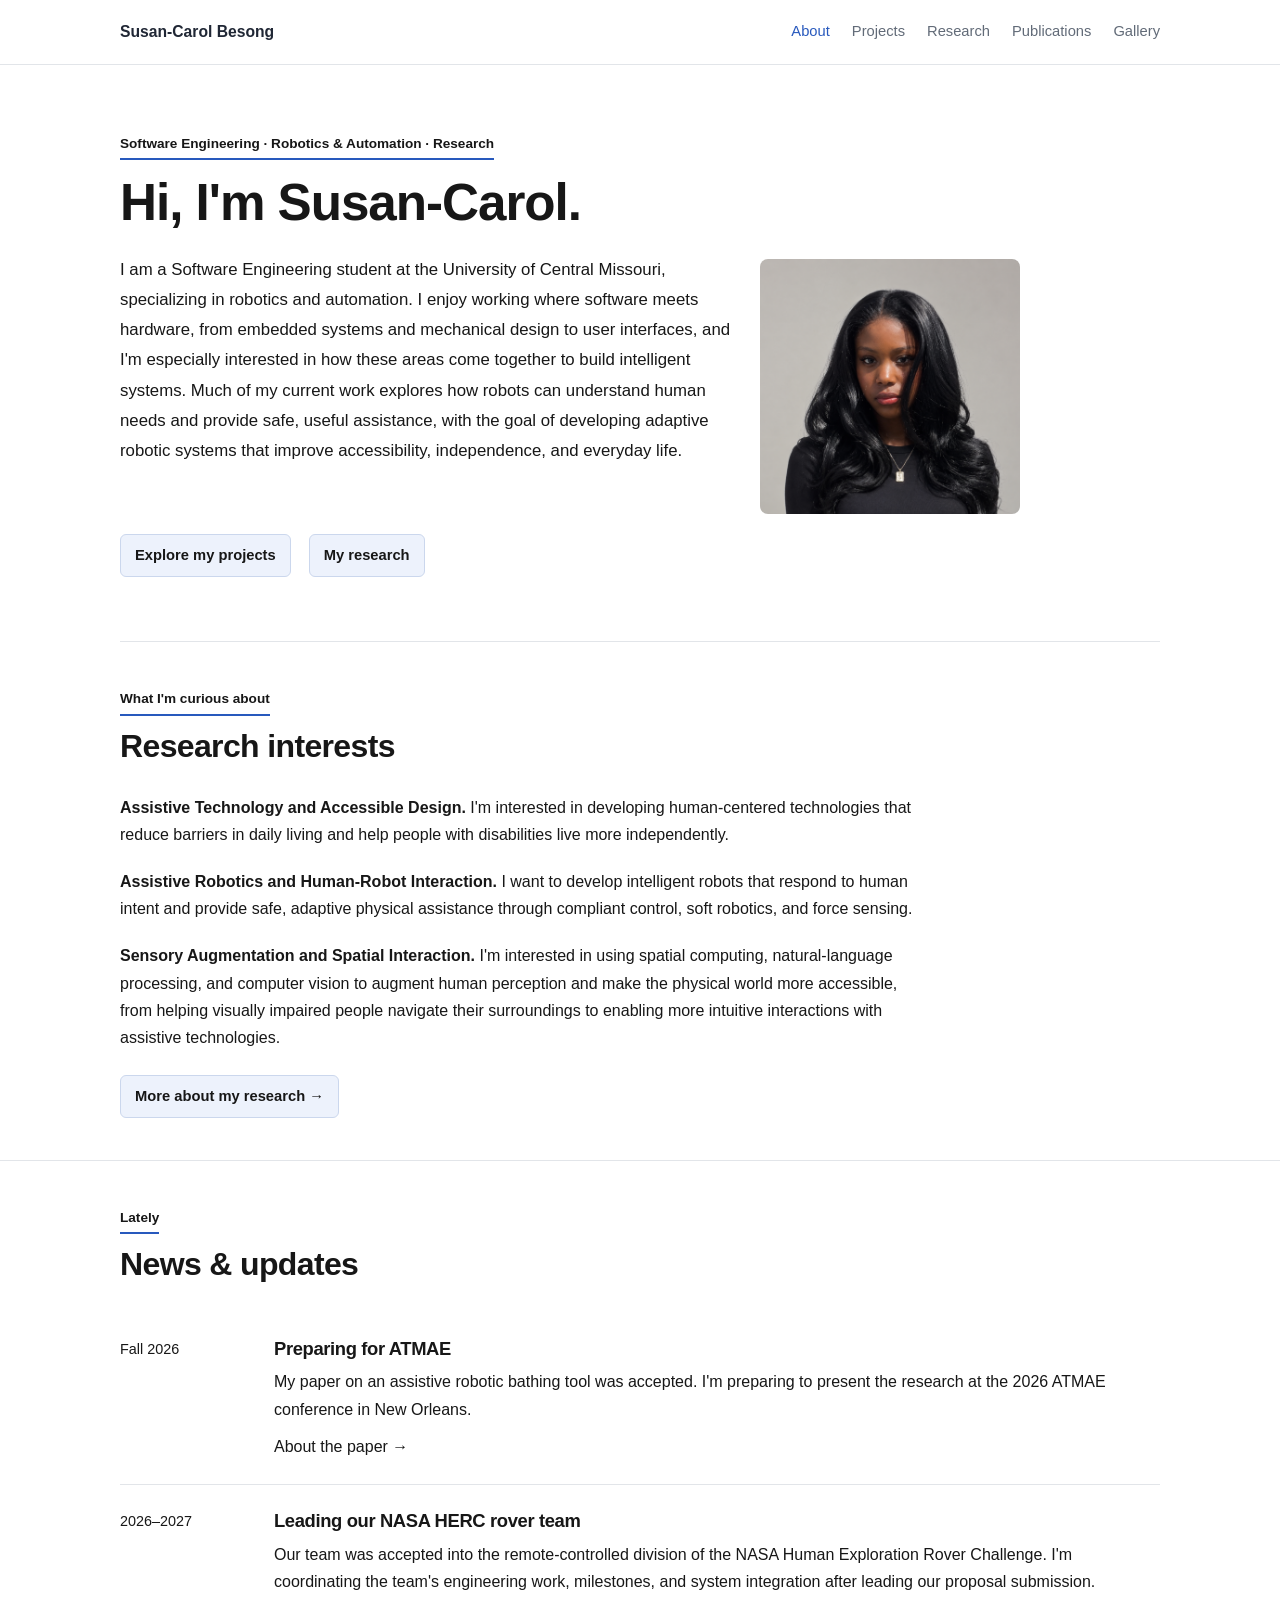
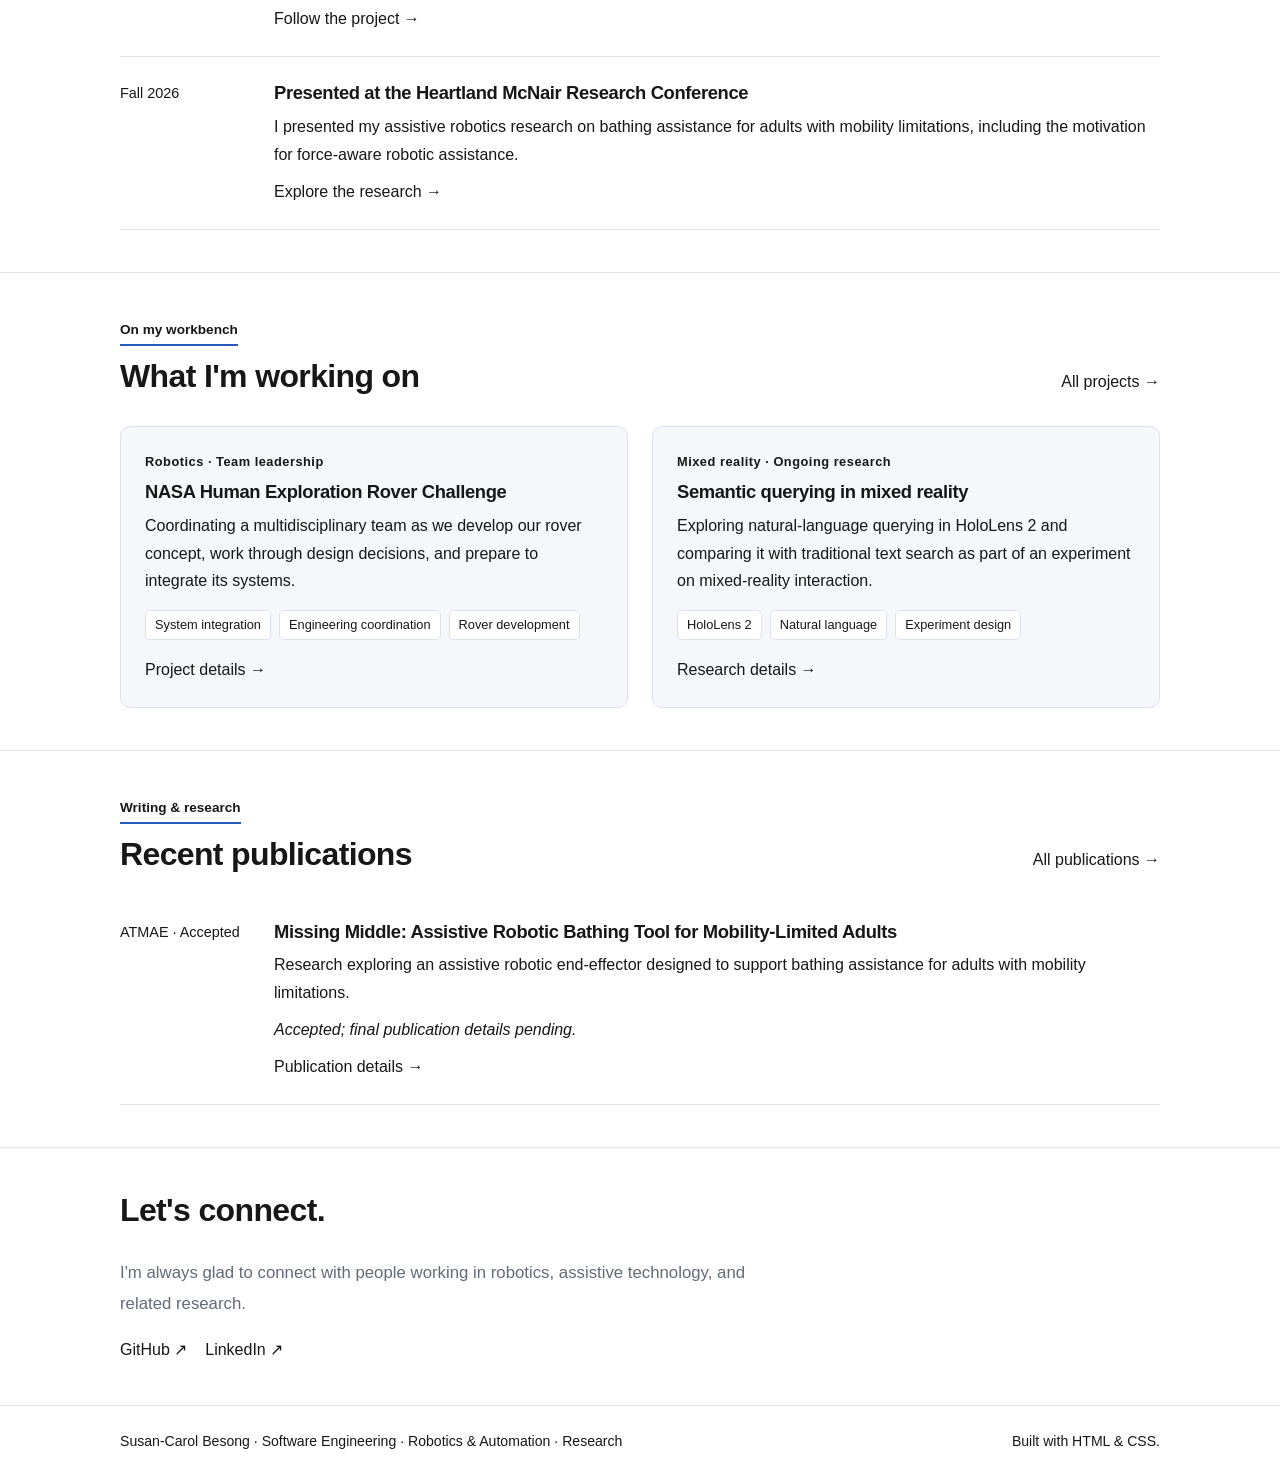
<file: index.html>
<!DOCTYPE html>
<html lang="en">
<head>
  <meta charset="UTF-8">
  <meta name="viewport" content="width=device-width, initial-scale=1.0">
  <meta
    name="description"
    content="Susan-Carol Besong's portfolio of robotics projects, assistive technology research, and software engineering."
  >
  <title>About | Susan-Carol Besong</title>
  <link rel="stylesheet" href="style.css">
</head>

<body>
  <header class="site-header">
    <nav class="navbar container" aria-label="Main navigation">
      <a class="brand" href="index.html">Susan-Carol Besong</a>

      <ul class="nav-links">
        <li><a href="index.html" aria-current="page">About</a></li>
        <li><a href="projects.html">Projects</a></li>
        <li><a href="research.html">Research</a></li>
        <li><a href="publications.html">Publications</a></li>
        <li><a href="gallery.html">Gallery</a></li>
      </ul>
    </nav>
  </header>

  <main>
    <!-- About -->
    <section class="hero container" id="about">
      <div class="hero-copy">
        <p class="section-label">
          Software Engineering · Robotics &amp; Automation · Research
        </p>

        <h1>Hi, I'm Susan-Carol.</h1>

        <img
          class="about-photo"
          src="assets/Headshot.png"
          alt="Portrait of Susan-Carol Besong"
          width="300"
          height="375"
        >

        <p class="lead">
          I am a Software Engineering student at the University of 
          Central Missouri, specializing in robotics and automation.
          I enjoy working where software meets hardware, from embedded 
          systems and mechanical design to user interfaces, and I'm 
          especially interested in how these areas come together to build 
          intelligent systems. Much of my current work explores how robots 
          can understand human needs and provide safe, useful assistance, 
          with the goal of developing adaptive robotic systems that improve 
          accessibility, independence, and everyday life.
        </p>

        <div class="hero-actions">
          <a class="button" href="projects.html">Explore my projects</a>
          <a class="button button-secondary" href="research.html">
            My research
          </a>
        </div>
      </div>
    </section>

    <!-- Research interests -->
    <section class="page-section" id="interests">
      <div class="container">
        <p class="section-label">What I'm curious about</p>
        <h2>Research interests</h2>

        <div class="interest-list">
          <p>
            <strong>Assistive Technology and Accessible Design.</strong>
            I'm interested in developing human-centered technologies that
            reduce barriers in daily living and help people with disabilities
            live more independently.
          </p>

          <p>
            <strong>Assistive Robotics and Human-Robot Interaction.</strong>
            I want to develop intelligent robots that respond to human intent
            and provide safe, adaptive physical assistance through compliant
            control, soft robotics, and force sensing.
          </p>

          <p>
            <strong>Sensory Augmentation and Spatial Interaction.</strong>
            I'm interested in using spatial computing, natural-language
            processing, and computer vision to augment human perception and
            make the physical world more accessible, from helping visually
            impaired people navigate their surroundings to enabling more
            intuitive interactions with assistive technologies.
          </p>
        </div>

        <a class="button" href="research.html">More about my research →</a>
      </div>
    </section>

    <!-- News and updates -->
    <section class="page-section" id="updates">
      <div class="container">
        <p class="section-label">Lately</p>
        <h2>News &amp; updates</h2>

        <div class="entry-list">
          <article class="entry">
            <div class="entry-date">Fall 2026</div>
            <div>
              <h3>Preparing for ATMAE</h3>
              <p>
                My paper on an assistive robotic bathing tool was accepted.
                I'm preparing to present the research at the 2026 ATMAE
                conference in New Orleans.
              </p>
              <a href="publications.html">About the paper →</a>
            </div>
          </article>

          <article class="entry">
            <div class="entry-date">2026–2027</div>
            <div>
              <h3>Leading our NASA HERC rover team</h3>
              <p>
                Our team was accepted into the remote-controlled division
                of the NASA Human Exploration Rover Challenge. I'm
                coordinating the team's engineering work, milestones,
                and system integration after leading our proposal submission.
              </p>
              <a href="projects.html">Follow the project →</a>
            </div>
          </article>

          <article class="entry">
            <div class="entry-date">Fall 2026</div>
            <div>
              <h3>Presented at the Heartland McNair Research Conference</h3>
              <p>
                I presented my assistive robotics research on bathing
                assistance for adults with mobility limitations, including
                the motivation for force-aware robotic assistance.
              </p>
              <a href="research.html">Explore the research →</a>
            </div>
          </article>
        </div>
      </div>
    </section>

    <!-- Current work -->
    <section class="page-section" id="work">
      <div class="container">
        <p class="section-label">On my workbench</p>

        <div class="section-title-row">
          <h2>What I'm working on</h2>
          <a href="projects.html">All projects →</a>
        </div>

        <div class="card-grid">
          <article class="card">
            <p class="card-meta">Robotics · Team leadership</p>
            <h3>NASA Human Exploration Rover Challenge</h3>
            <p>
              Coordinating a multidisciplinary team as we develop
              our rover concept, work through design decisions, and
              prepare to integrate its systems.
            </p>
            <ul class="tag-list">
              <li>System integration</li>
              <li>Engineering coordination</li>
              <li>Rover development</li>
            </ul>
            <a href="projects.html">Project details →</a>
          </article>

          <article class="card">
            <p class="card-meta">Mixed reality · Ongoing research</p>
            <h3>Semantic querying in mixed reality</h3>
            <p>
              Exploring natural-language querying in HoloLens 2 and
              comparing it with traditional text search as part of
              an experiment on mixed-reality interaction.
            </p>
            <ul class="tag-list">
              <li>HoloLens 2</li>
              <li>Natural language</li>
              <li>Experiment design</li>
            </ul>
            <a href="research.html">Research details →</a>
          </article>
        </div>
      </div>
    </section>

    <!-- Recent publications -->
    <section class="page-section" id="publications">
      <div class="container">
        <p class="section-label">Writing &amp; research</p>

        <div class="section-title-row">
          <h2>Recent publications</h2>
          <a href="publications.html">All publications →</a>
        </div>

        <div class="entry-list">
          <article class="entry">
            <div class="entry-date">ATMAE · Accepted</div>
            <div>
              <h3>
                Missing Middle: Assistive Robotic Bathing Tool for
                Mobility-Limited Adults
              </h3>
              <p>
                Research exploring an assistive robotic end-effector
                designed to support bathing assistance for adults
                with mobility limitations.
              </p>
              <p><em>Accepted; final publication details pending.</em></p>
              <a href="publications.html">Publication details →</a>
            </div>
          </article>
        </div>
      </div>
    </section>

    <!-- Contact -->
    <section class="page-section" id="contact">
      <div class="container">      
        <h2>Let's connect.</h2>

        <p class="lead">
          I'm always glad to connect with people working in robotics,
          assistive technology, and related research.
        </p>

        <div class="contact-links">
          <a href="https://github.com/ssncrl"
             target="_blank"
             rel="noopener noreferrer">GitHub ↗</a>
          <a href="https://www.linkedin.com/in/susan-carol-besong/"
             target="_blank"
              rel="noopener noreferrer">LinkedIn ↗</a>
          
        </div>
      </div>
    </section>
  </main>

  <footer class="site-footer">
    <div class="container footer-inner">
      <span>Susan-Carol Besong · Software Engineering · Robotics &amp; Automation · Research </span>
      <span>Built with HTML &amp; CSS.</span>
    </div>
  </footer>
</body>
</html>
</file>
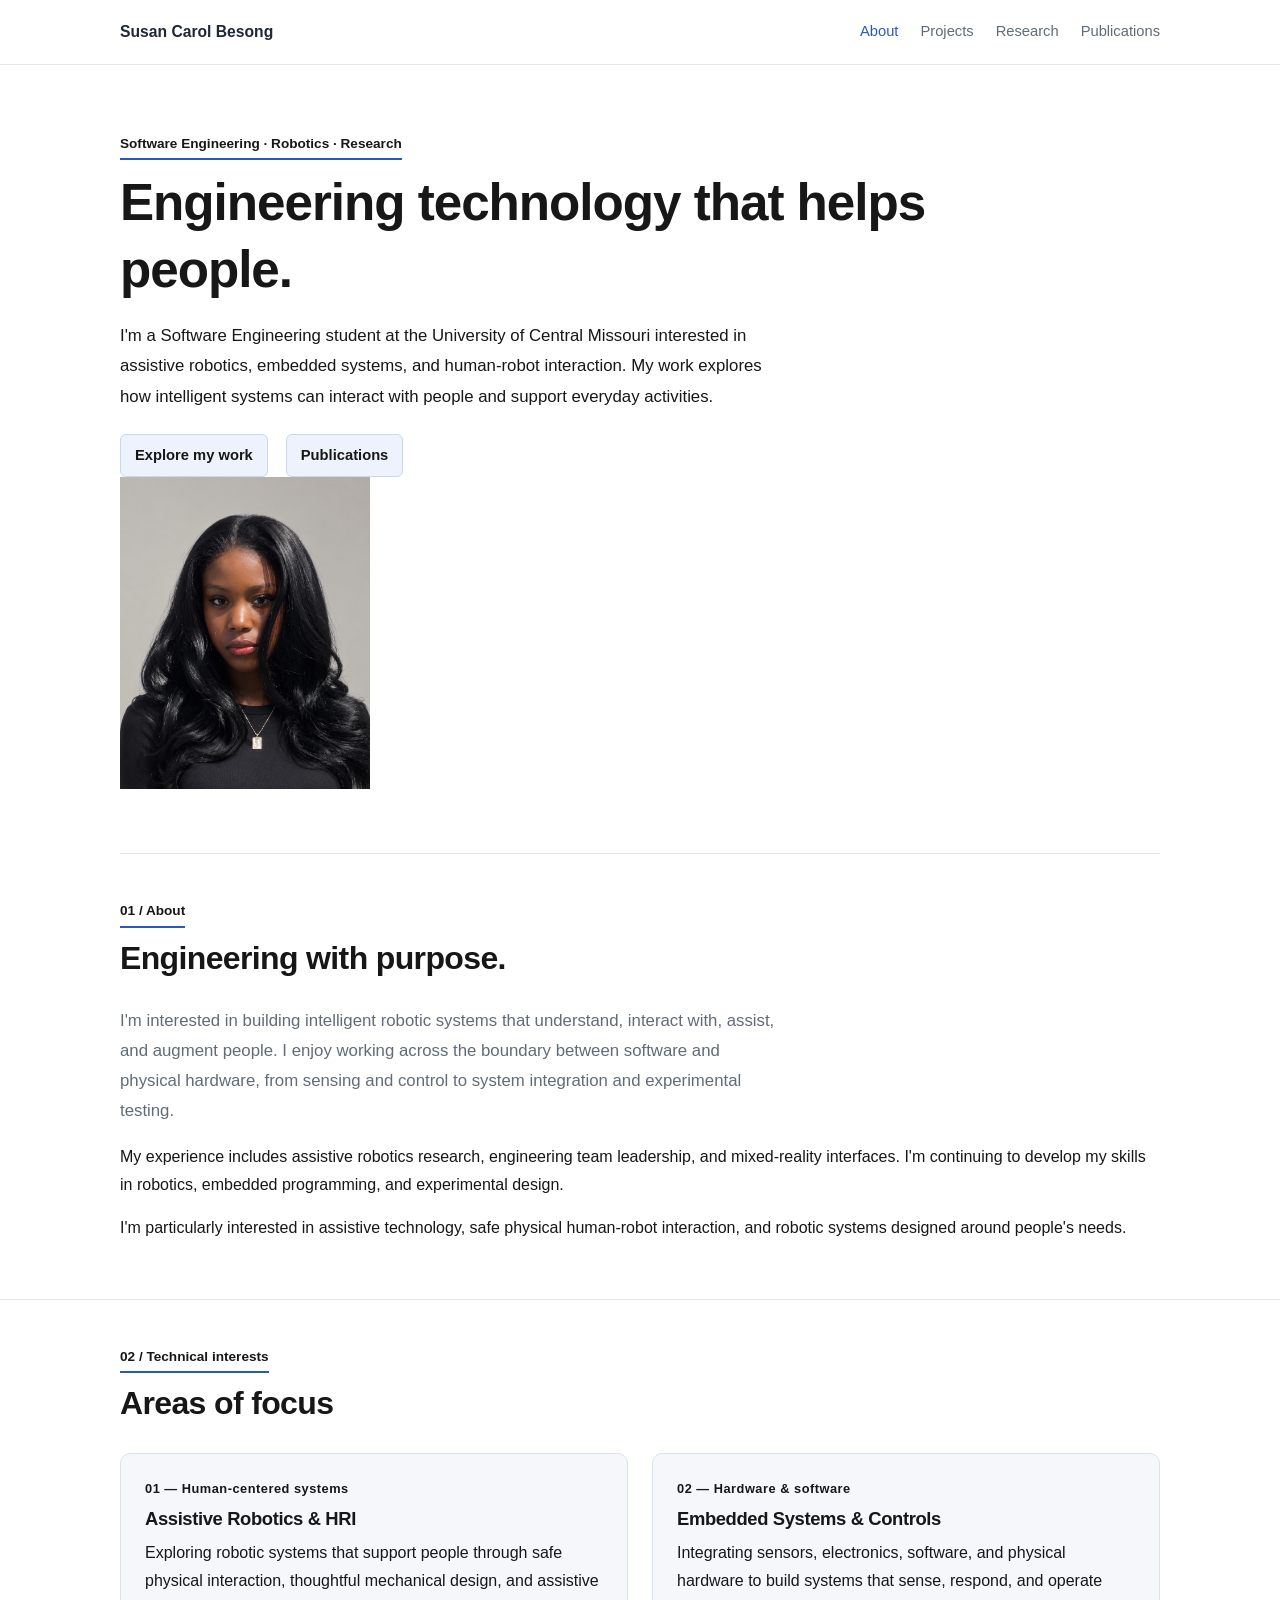
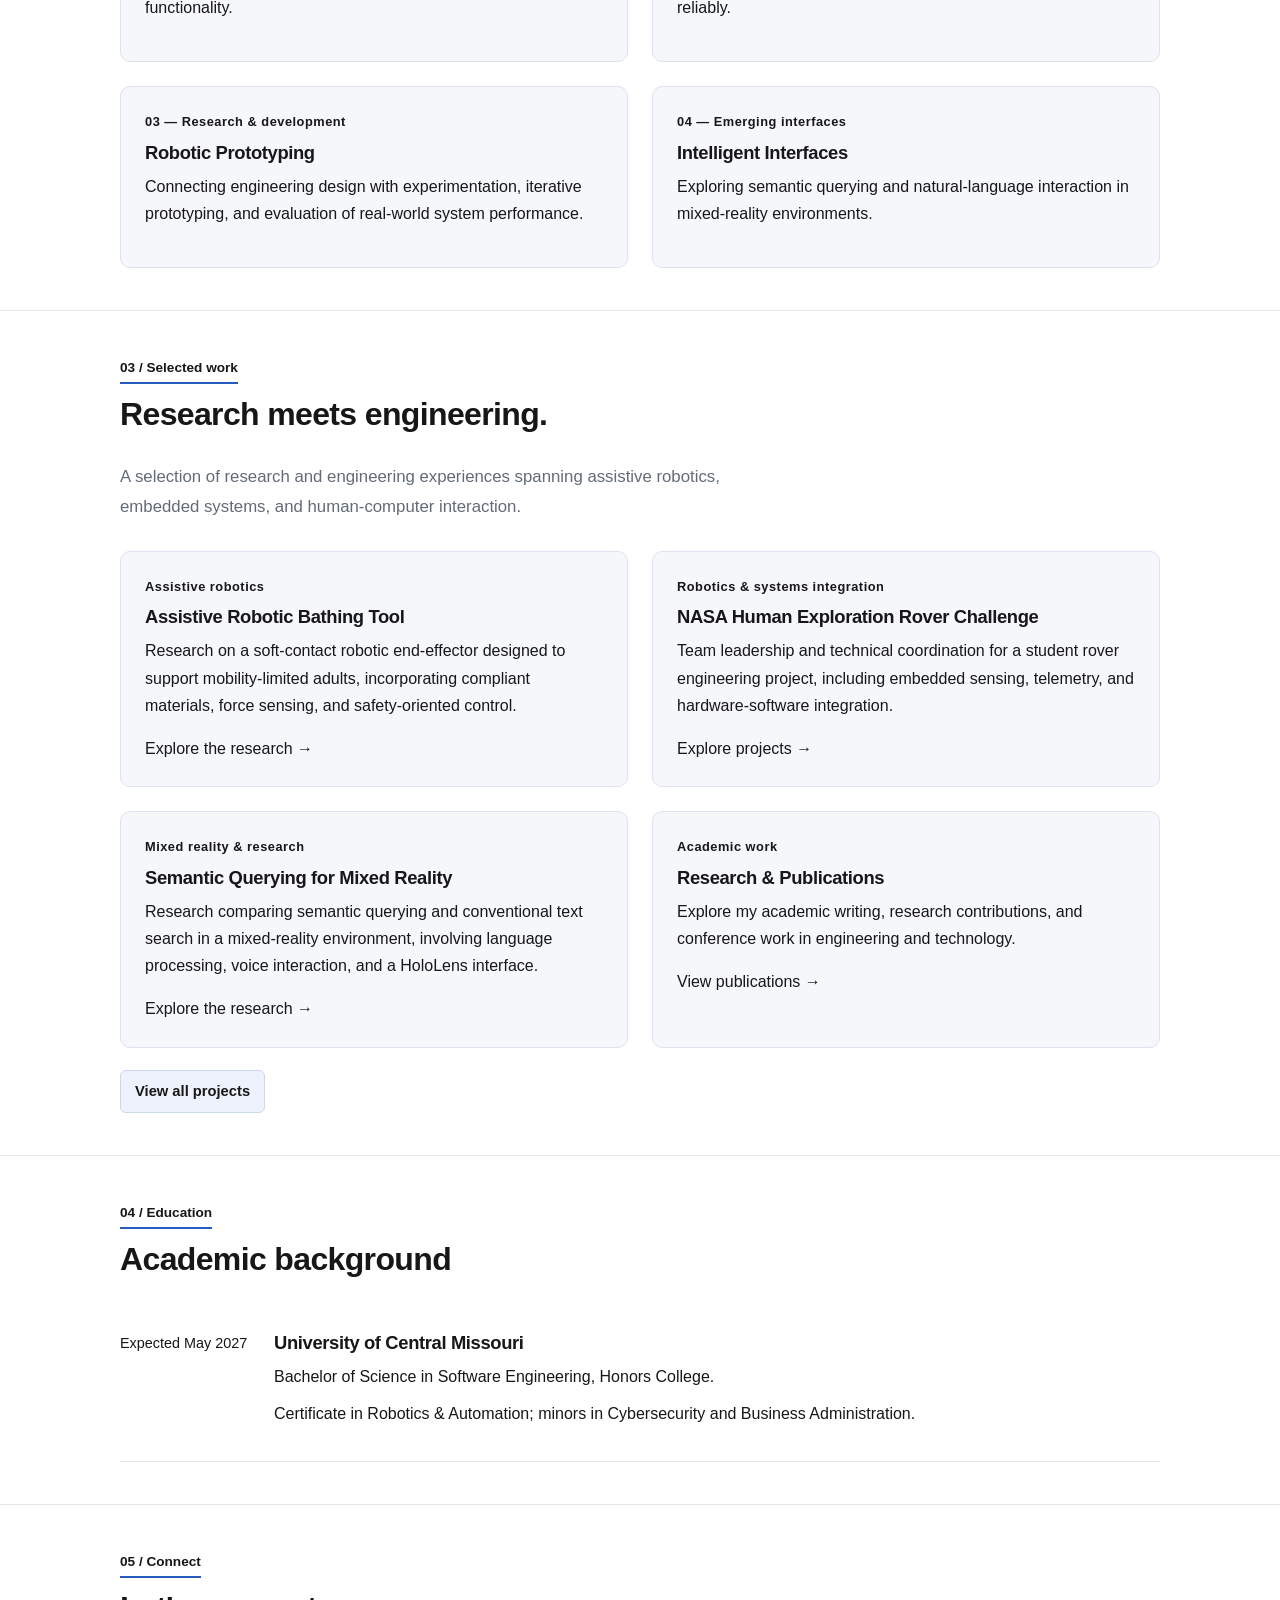
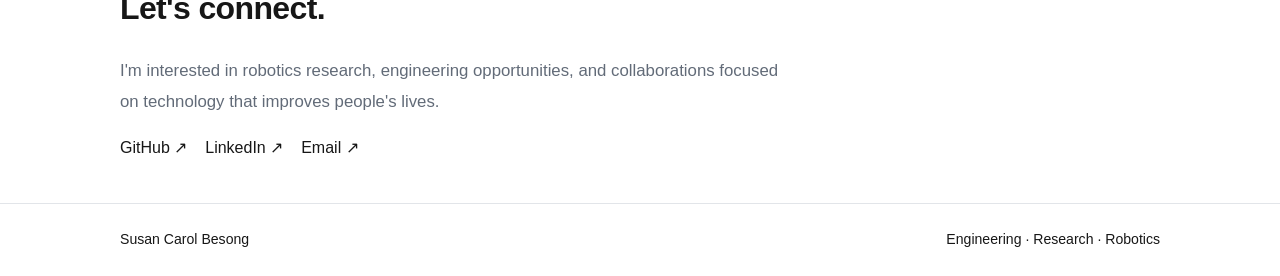
<file: about.html>
<!DOCTYPE html>
<html lang="en">
<head>
  <meta charset="UTF-8">
  <meta name="viewport" content="width=device-width, initial-scale=1.0">

  <meta
    name="description"
    content="Susan Carol Besong's engineering and research portfolio, featuring assistive robotics, embedded systems, and human-robot interaction."
  >

  <title>Susan Carol Besong | Engineering & Research</title>

  <link rel="stylesheet" href="style.css">
</head>

<body>

  <!-- Navigation -->
  <header class="site-header">
    <nav class="navbar container" aria-label="Main navigation">
      <a class="brand" href="index.html">
        Susan Carol Besong
      </a>

      <ul class="nav-links">
        <li>
          <a href="index.html" aria-current="page">About</a>
        </li>
        <li>
          <a href="projects.html">Projects</a>
        </li>
        <li>
          <a href="research.html">Research</a>
        </li>
        <li>
          <a href="publications.html">Publications</a>
        </li>
      </ul>
    </nav>
  </header>

  <main>

    <!-- Introduction -->
    <section class="hero container">
      <div class="hero-copy">

        <p class="section-label">
          Software Engineering · Robotics · Research
        </p>

        <h1>
          Engineering technology that helps people.
        </h1>

        <p class="lead">
          I'm a Software Engineering student at the University
          of Central Missouri interested in assistive robotics,
          embedded systems, and human-robot interaction.
          My work explores how intelligent systems can interact
          with people and support everyday activities.
        </p>

        <div class="hero-actions">
          <a class="button" href="projects.html">
            Explore my work
          </a>

          <a class="button button-secondary" href="publications.html">
            Publications
          </a>
        </div>

      </div>

      <img
        class="hero-image"
        src="assets/Headshot.png"
        alt="Portrait of Susan Carol Besong"
        width="400"
        height="500"
      >
    </section>

    <!-- About -->
    <section class="page-section">
      <div class="container">

        <p class="section-label">01 / About</p>

        <h2>Engineering with purpose.</h2>

        <p class="lead">
          I'm interested in building intelligent robotic systems
          that understand, interact with, assist, and augment people.
          I enjoy working across the boundary between software
          and physical hardware, from sensing and control to
          system integration and experimental testing.
        </p>

        <p>
          My experience includes assistive robotics research,
          engineering team leadership, and mixed-reality
          interfaces. I'm continuing to develop my skills in
          robotics, embedded programming, and experimental design.
        </p>

        <p>
          I'm particularly interested in assistive technology,
          safe physical human-robot interaction, and robotic
          systems designed around people's needs.
        </p>

      </div>
    </section>

    <!-- Areas of interest -->
    <section class="page-section">
      <div class="container">

        <p class="section-label">02 / Technical interests</p>

        <h2>Areas of focus</h2>

        <div class="card-grid">

          <article class="card">
            <p class="card-meta">01 — Human-centered systems</p>
            <h3>Assistive Robotics & HRI</h3>
            <p>
              Exploring robotic systems that support people
              through safe physical interaction, thoughtful
              mechanical design, and assistive functionality.
            </p>
          </article>

          <article class="card">
            <p class="card-meta">02 — Hardware & software</p>
            <h3>Embedded Systems & Controls</h3>
            <p>
              Integrating sensors, electronics, software, and
              physical hardware to build systems that sense,
              respond, and operate reliably.
            </p>
          </article>

          <article class="card">
            <p class="card-meta">03 — Research & development</p>
            <h3>Robotic Prototyping</h3>
            <p>
              Connecting engineering design with experimentation,
              iterative prototyping, and evaluation of
              real-world system performance.
            </p>
          </article>

          <article class="card">
            <p class="card-meta">04 — Emerging interfaces</p>
            <h3>Intelligent Interfaces</h3>
            <p>
              Exploring semantic querying and natural-language
              interaction in mixed-reality environments.
            </p>
          </article>

        </div>
      </div>
    </section>

    <!-- Selected work -->
    <section class="page-section">
      <div class="container">

        <p class="section-label">03 / Selected work</p>

        <h2>Research meets engineering.</h2>

        <p class="lead">
          A selection of research and engineering experiences
          spanning assistive robotics, embedded systems,
          and human-computer interaction.
        </p>

        <div class="card-grid">

          <article class="card">
            <p class="card-meta">Assistive robotics</p>
            <h3>Assistive Robotic Bathing Tool</h3>
            <p>
              Research on a soft-contact robotic end-effector
              designed to support mobility-limited adults,
              incorporating compliant materials, force sensing,
              and safety-oriented control.
            </p>
            <a href="research.html">
              Explore the research &rarr;
            </a>
          </article>

          <article class="card">
            <p class="card-meta">Robotics & systems integration</p>
            <h3>NASA Human Exploration Rover Challenge</h3>
            <p>
              Team leadership and technical coordination for a
              student rover engineering project, including
              embedded sensing, telemetry, and hardware-software
              integration.
            </p>
            <a href="projects.html">
              Explore projects &rarr;
            </a>
          </article>

          <article class="card">
            <p class="card-meta">Mixed reality & research</p>
            <h3>Semantic Querying for Mixed Reality</h3>
            <p>
              Research comparing semantic querying and
              conventional text search in a mixed-reality
              environment, involving language processing,
              voice interaction, and a HoloLens interface.
            </p>
            <a href="research.html">
              Explore the research &rarr;
            </a>
          </article>

          <article class="card">
            <p class="card-meta">Academic work</p>
            <h3>Research & Publications</h3>
            <p>
              Explore my academic writing, research contributions,
              and conference work in engineering and technology.
            </p>
            <a href="publications.html">
              View publications &rarr;
            </a>
          </article>

        </div>

        <div class="hero-actions">
          <a class="button button-secondary" href="projects.html">
            View all projects
          </a>
        </div>

      </div>
    </section>

    <!-- Education -->
    <section class="page-section">
      <div class="container">

        <p class="section-label">04 / Education</p>

        <h2>Academic background</h2>

        <div class="entry-list">

          <article class="entry">
            <div class="entry-date">Expected May 2027</div>

            <div>
              <h3>University of Central Missouri</h3>
              <p>
                Bachelor of Science in Software Engineering,
                Honors College.
              </p>
              <p>
                Certificate in Robotics & Automation;
                minors in Cybersecurity and Business Administration.
              </p>
            </div>
          </article>

        </div>

      </div>
    </section>

    <!-- Contact -->
    <section class="page-section">
      <div class="container">

        <p class="section-label">05 / Connect</p>

        <h2>Let's connect.</h2>

        <p class="lead">
          I'm interested in robotics research, engineering
          opportunities, and collaborations focused on
          technology that improves people's lives.
        </p>

        <div class="contact-links">
          <a href="https://github.com/ssncrl"
             target="_blank"
             rel="noopener noreferrer">
            GitHub ↗
          </a>

          <a href="https://www.linkedin.com/in/susan-carol-b-77b424241/"
             target="_blank"
             rel="noopener noreferrer">
            LinkedIn ↗
          </a>

          <a href="mailto:susancarol.besong.tt@gmail.com">
            Email ↗
          </a>
        </div>

      </div>
    </section>

  </main>

  <!-- Footer -->
  <footer class="site-footer">
    <div class="container footer-inner">
      <span>Susan Carol Besong</span>
      <span>Engineering · Research · Robotics</span>
    </div>
  </footer>

</body>
</html>
</file>
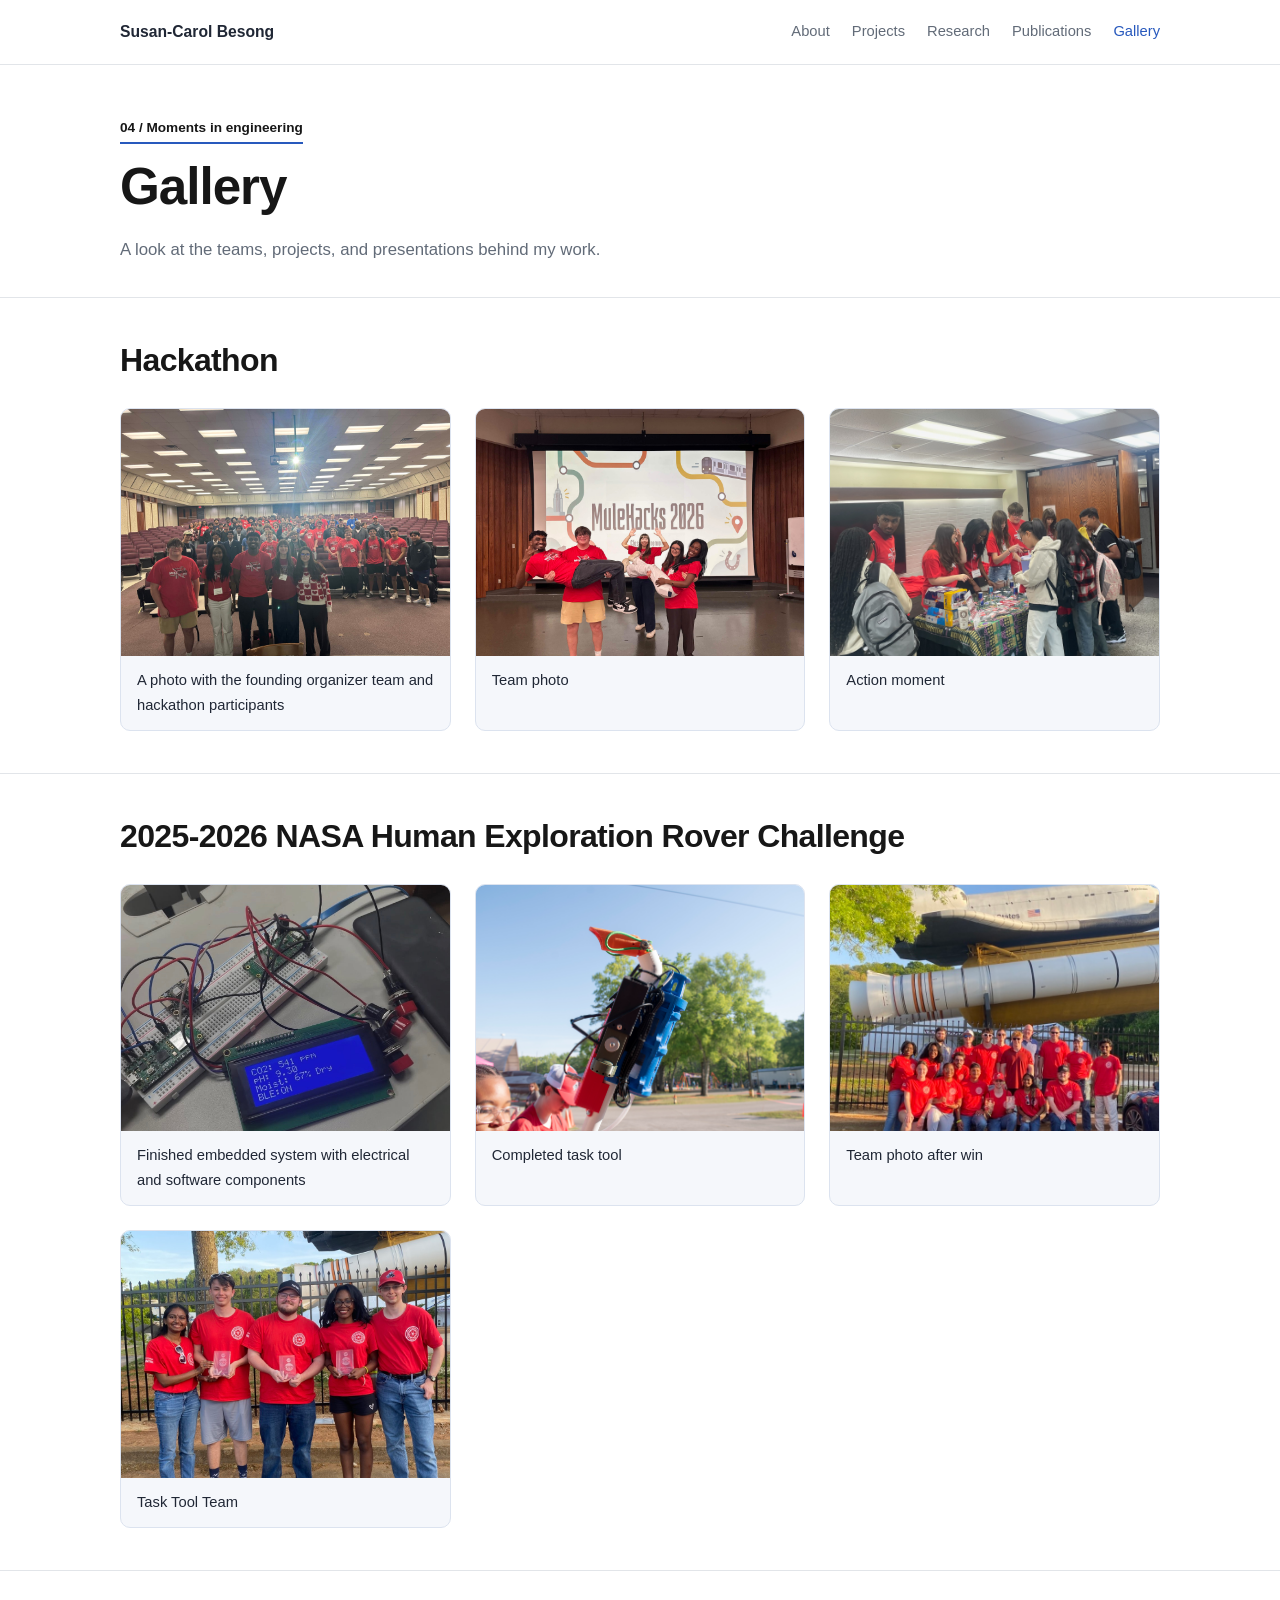
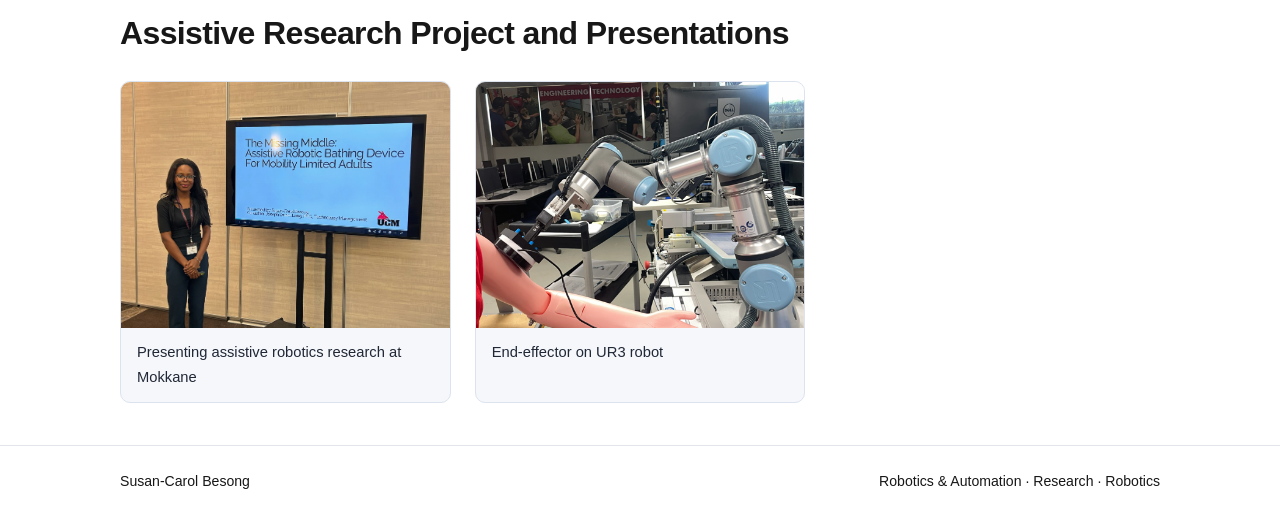
<file: gallery.html>
<!DOCTYPE html>
<html lang="en">
<head>
  <meta charset="UTF-8">
  <meta name="viewport" content="width=device-width, initial-scale=1.0">
  <meta name="description" content="Photos from Susan-Carol Besong's hackathon projects, NASA HERC work, and research presentations.">
  <title>Gallery | Susan-Carol Besong</title>
  <link rel="stylesheet" href="style.css">
</head>
<body>

  <header class="site-header">
    <nav class="navbar container" aria-label="Main navigation">
      <a class="brand" href="index.html">Susan-Carol Besong</a>
      <ul class="nav-links">
        <li><a href="index.html">About</a></li>
        <li><a href="projects.html">Projects</a></li>
        <li><a href="research.html">Research</a></li>
        <li><a href="publications.html">Publications</a></li>
        <li><a href="gallery.html" aria-current="page">Gallery</a></li>
      </ul>
    </nav>
  </header>

  <main>
    <section class="page-heading">
      <div class="container">
        <p class="section-label">04 / Moments in engineering</p>
        <h1>Gallery</h1>
        <p class="lead">
          A look at the teams, projects, and presentations behind my work.
        </p>
      </div>
    </section>

    <section class="page-section">
      <div class="container">
        <h2>Hackathon</h2>
        <div class="gallery-grid">
          <figure class="gallery-item">
            <img src="assets/Hackathon/IMG_0027.jpg" alt="Electronics and prototype components assembled during a hackathon" loading="lazy">
            <figcaption> A photo with the founding organizer team and hackathon participants</figcaption>
          </figure>
          <figure class="gallery-item">
            <img src="assets/Hackathon/IMG_0073.jpg" alt="Hackathon team gathered outside in front of a space shuttle exhibit" loading="lazy">
            <figcaption>Team photo</figcaption>
          </figure>
          <figure class="gallery-item">
            <img src="assets/Hackathon/IMG_8861.jpg" alt="Hackathon teammates celebrating their project" loading="lazy">
            <figcaption>Action moment</figcaption>
          </figure>
        </div>
      </div>
    </section>

    <section class="page-section">
      <div class="container">
        <h2>2025-2026 NASA Human Exploration Rover Challenge</h2>
        <div class="gallery-grid">
          <figure class="gallery-item">
            <img src="assets/HERC/IMG_7600%20(1).jpg" alt="Finished embedded system with electrical and software components" loading="lazy">
            <figcaption> Finished embedded system with electrical and software components</figcaption>
          </figure>
          <figure class="gallery-item">
            <img src="assets\HERC\_DSC0905.jpeg" alt="Completed task tool" loading="lazy">
            <figcaption>Completed task tool</figcaption>
          </figure>
          <figure class="gallery-item">
            <img src="assets/HERC/IMG_3324.JPG" alt="Team photo after winning the HERC competition" loading="lazy">
            <figcaption>Team photo after win</figcaption>
          </figure>
          <figure class="gallery-item">
            <img src="assets/HERC/IMG_3325.JPG" alt="Task tool team" loading="lazy">
            <figcaption>Task Tool Team</figcaption>
          </figure>
        </div>
      </div>
    </section>

    <section class="page-section">
      <div class="container">
        <h2>Assistive Research Project and Presentations</h2>
        <div class="gallery-grid">
          <figure class="gallery-item">
            <img src="assets/Presentation%20Mokanne/IMG_4560.jpg" alt="Presenting research on an assistive robotic bathing device" loading="lazy">
            <figcaption>Presenting assistive robotics research at Mokkane</figcaption>
          </figure>
          <figure class="gallery-item">
            <img src="assets/Presentation%20Mokanne/Screenshot 2026-10-17 161108.png" alt="Presenting research on an assistive robotic bathing device" loading="lazy">
            <figcaption>End-effector on UR3 robot</figcaption>
          </figure>
        </div>
      </div>
    </section>
  </main>

  <footer class="site-footer">
    <div class="container footer-inner">
      <span>Susan-Carol Besong</span>
      <span>Robotics &amp; Automation · Research · Robotics</span>
    </div>
  </footer>

</body>
</html>
</file>
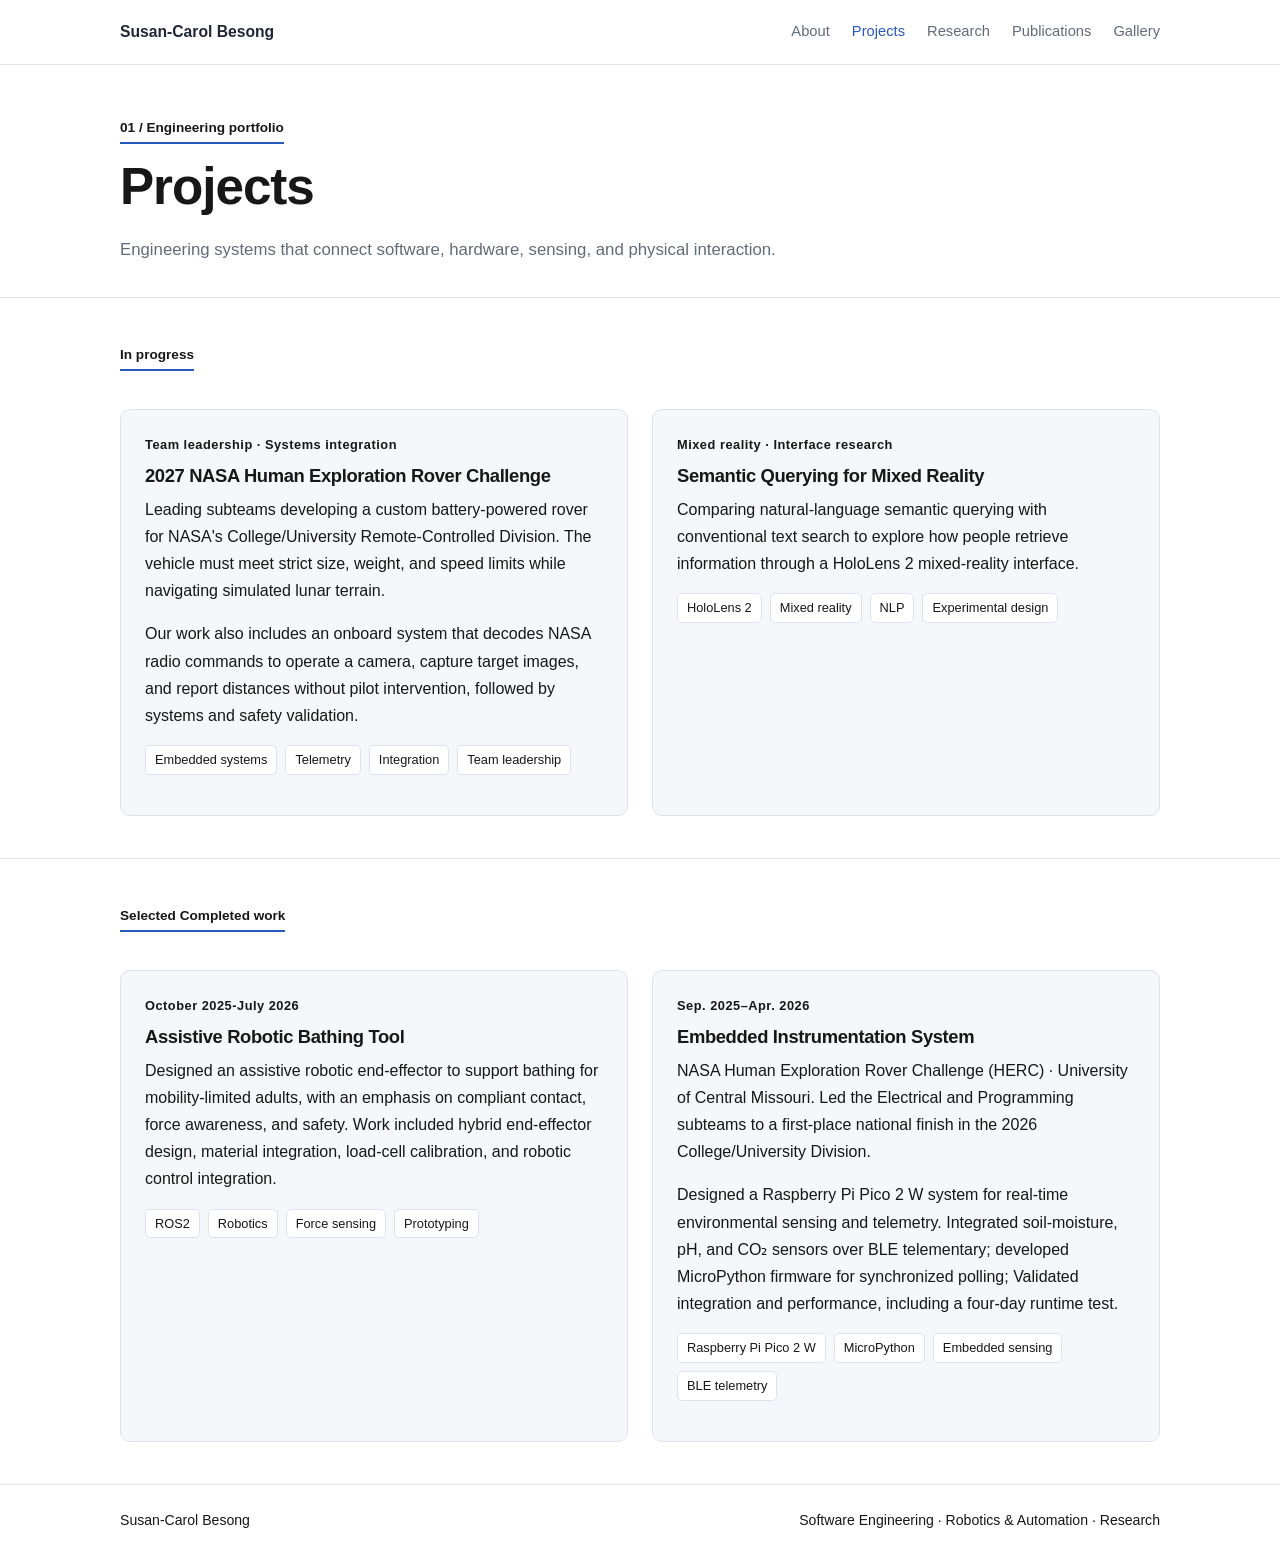
<file: projects.html>
<!DOCTYPE html>
<html lang="en">
<head>
  <meta charset="UTF-8">
  <meta name="viewport" content="width=device-width, initial-scale=1.0">
  <meta name="description" content="Engineering projects by Susan-Carol Besong, including robotics, embedded systems, and hardware-software integration.">
  <title>Projects | Susan-Carol Besong</title>
  <link rel="stylesheet" href="style.css">
</head>
<body>

  <header class="site-header">
    <nav class="navbar container" aria-label="Main navigation">
      <a class="brand" href="index.html">Susan-Carol Besong</a>
      <ul class="nav-links">
        <li><a href="index.html">About</a></li>
        <li><a href="projects.html" aria-current="page">Projects</a></li>
        <li><a href="research.html">Research</a></li>
        <li><a href="publications.html">Publications</a></li>
        <li><a href="gallery.html">Gallery</a></li>
      </ul>
    </nav>
  </header>

  <main>
    <section class="page-heading">
      <div class="container">
        <p class="section-label">01 / Engineering portfolio</p>
        <h1>Projects</h1>
        <p class="lead">
          Engineering systems that connect software, hardware,
          sensing, and physical interaction.
        </p>
      </div>
    </section>

    <section class="page-section">
      <div class="container">
        <p class="section-label">In progress</p>

        <div class="card-grid">

          <article class="card">
            <p class="card-meta">Team leadership · Systems integration</p>
            <h3>2027 NASA Human Exploration Rover Challenge</h3>
            <p>
              Leading subteams developing a custom battery-powered rover for
              NASA's College/University Remote-Controlled Division. The
              vehicle must meet strict size, weight, and speed limits while
              navigating simulated lunar terrain.
            </p>
            <p>
              Our work also includes an onboard system that decodes NASA radio
              commands to operate a camera, capture target images, and report
              distances without pilot intervention, followed by systems and
              safety validation.
            </p>
            <ul class="tag-list">
              <li>Embedded systems</li>
              <li>Telemetry</li>
              <li>Integration</li>
              <li>Team leadership</li>
            </ul>
          </article>

          <article class="card">
            <p class="card-meta">Mixed reality · Interface research</p>
            <h3>Semantic Querying for Mixed Reality</h3>
            <p>
              Comparing natural-language semantic querying with conventional
              text search to explore how people retrieve information through
              a HoloLens 2 mixed-reality interface.
            </p>
            <ul class="tag-list">
              <li>HoloLens 2</li>
              <li>Mixed reality</li>
              <li>NLP</li>
              <li>Experimental design</li>
            </ul>
            
          </article>

        </div>
      </div>
    </section>

    <section class="page-section">
      <div class="container">
        <p class="section-label">Selected Completed work</p>    
        <div class="card-grid">
          <article class="card">
            <p class="card-meta"> October 2025-July 2026</p>
            <h3>Assistive Robotic Bathing Tool</h3>
            <p>
              Designed an assistive robotic end-effector to support bathing
              for mobility-limited adults, with an emphasis on compliant
              contact, force awareness, and safety. Work included hybrid
              end-effector design, material integration, load-cell
              calibration, and robotic control integration.
            </p>
            <ul class="tag-list">
              <li>ROS2</li>
              <li>Robotics</li>
              <li>Force sensing</li>
              <li>Prototyping</li>
            </ul>
            
          </article>

          <article class="card">
            <p class="card-meta"> Sep. 2025–Apr. 2026</p>
            <h3>Embedded Instrumentation System</h3>
            <p>
              NASA Human Exploration Rover Challenge (HERC) · University of
              Central Missouri. Led the Electrical and Programming subteams
              to a first-place national finish in the 2026 College/University
              Division.
            </p>
            <p>
              Designed a Raspberry Pi Pico 2 W system for real-time
              environmental sensing and telemetry. Integrated soil-moisture,
              pH, and CO₂ sensors over BLE telementary; developed MicroPython firmware 
              for synchronized polling; Validated integration and performance, 
              including a four-day runtime test.
            </p>
            <ul class="tag-list">
              <li>Raspberry Pi Pico 2 W</li>
              <li>MicroPython</li>
              <li>Embedded sensing</li>
              <li>BLE telemetry</li>
            </ul>
          </article>
        </div>
      </div>
    </section>
  </main>

  <footer class="site-footer">
    <div class="container footer-inner">
      <span>Susan-Carol Besong</span>
      <span>Software Engineering · Robotics & Automation · Research</span>
    </div>
  </footer>

</body>
</html>
</file>
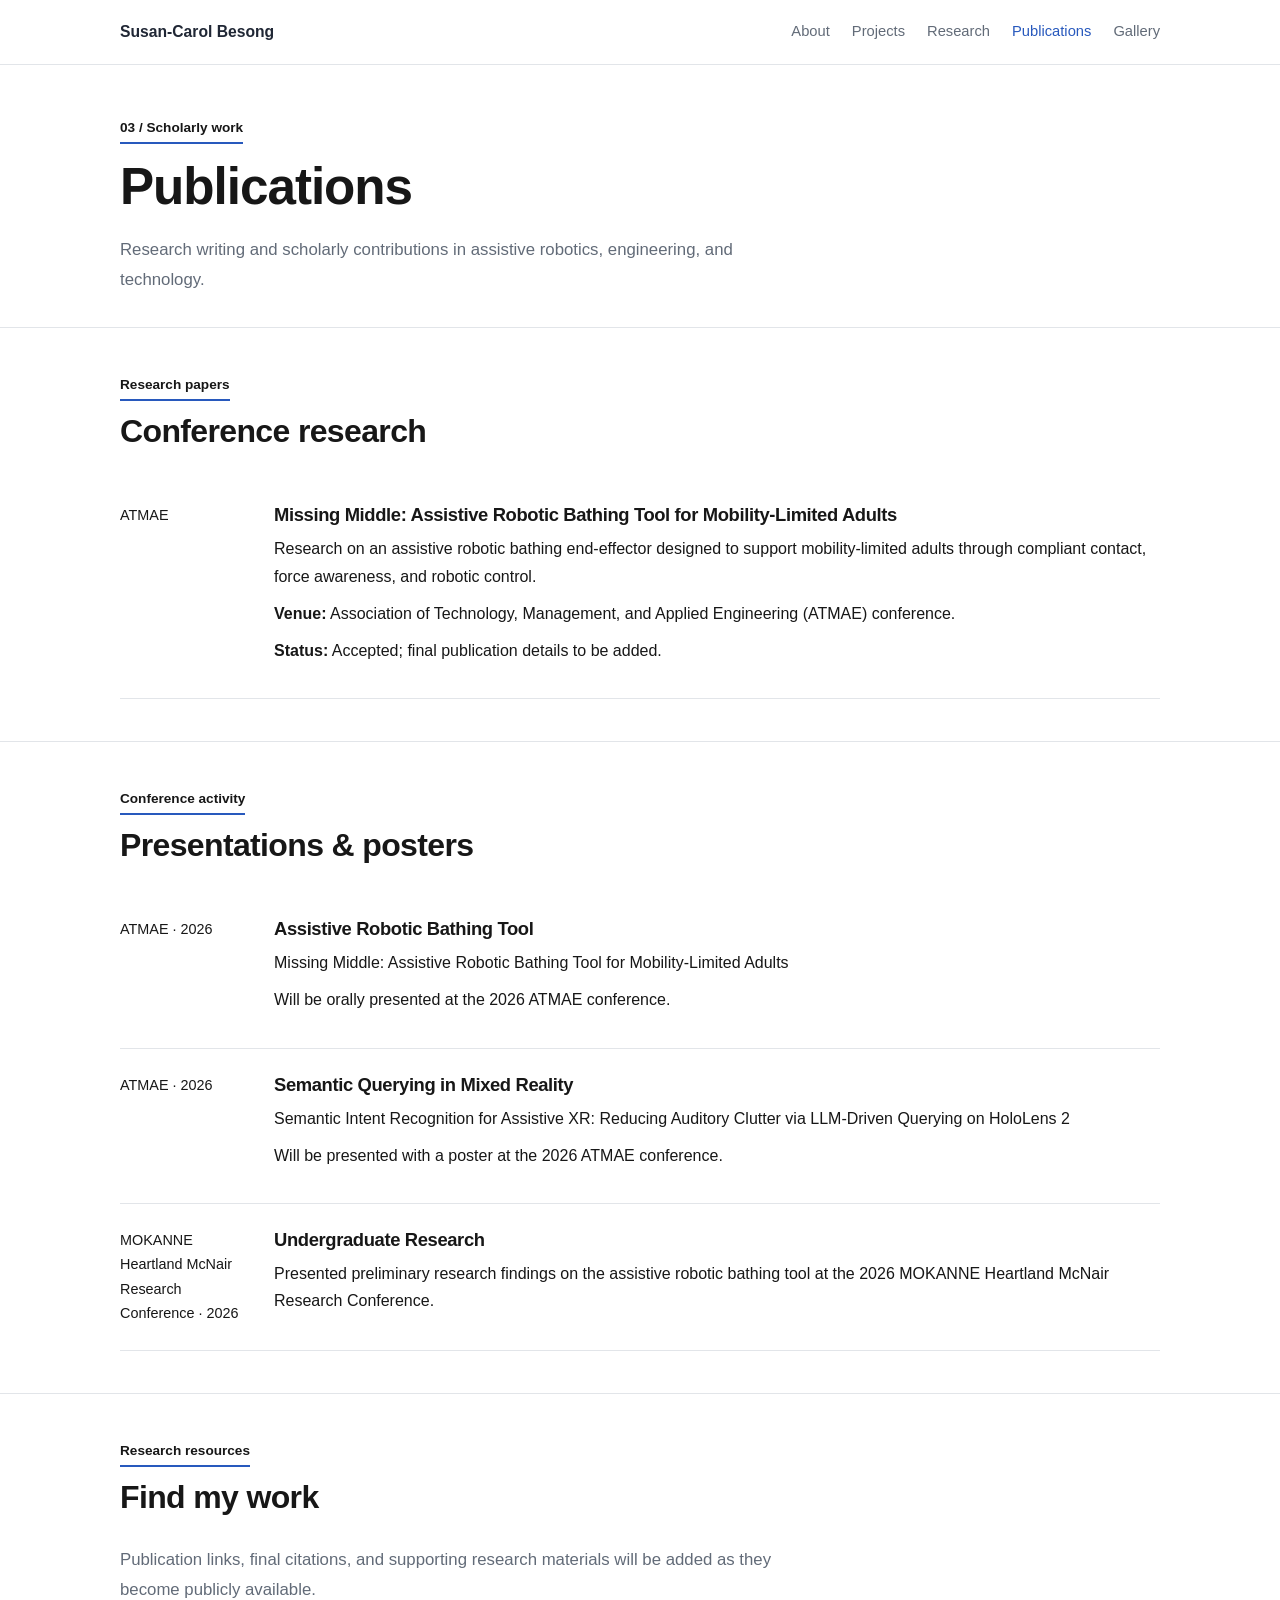
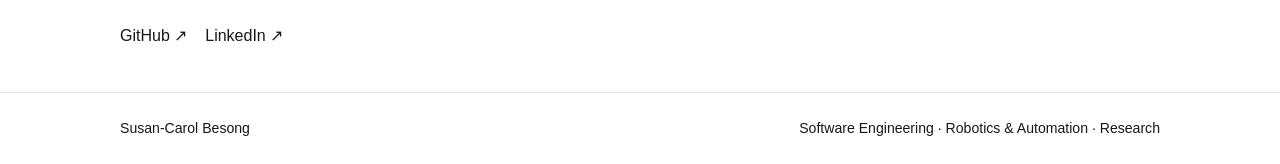
<file: publications.html>
<!DOCTYPE html>
<html lang="en">
<head>
  <meta charset="UTF-8">
  <meta name="viewport" content="width=device-width, initial-scale=1.0">
  <meta name="description" content="Publications, conference presentations, and scholarly work by Susan-Carol Besong.">
  <title>Publications | Susan-Carol Besong</title>
  <link rel="stylesheet" href="style.css">
</head>
<body>

  <header class="site-header">
    <nav class="navbar container" aria-label="Main navigation">
      <a class="brand" href="index.html">Susan-Carol Besong</a>
      <ul class="nav-links">
        <li><a href="index.html">About</a></li>
        <li><a href="projects.html">Projects</a></li>
        <li><a href="research.html">Research</a></li>
        <li><a href="publications.html" aria-current="page">Publications</a></li>
        <li><a href="gallery.html">Gallery</a></li>
      </ul>
    </nav>
  </header>

  <main>
    <section class="page-heading">
      <div class="container">
        <p class="section-label">03 / Scholarly work</p>
        <h1>Publications</h1>
        <p class="lead">
          Research writing and scholarly contributions in
          assistive robotics, engineering, and technology.
        </p>
      </div>
    </section>

    <section class="page-section">
      <div class="container">
        <p class="section-label">Research papers</p>
        <h2>Conference research</h2>

        <div class="entry-list">

          <article class="entry">
            <div class="entry-date">ATMAE</div>

            <div>
              <h3>
                Missing Middle: Assistive Robotic Bathing Tool
                for Mobility-Limited Adults
              </h3>

              <p>
                Research on an assistive robotic bathing
                end-effector designed to support mobility-limited
                adults through compliant contact, force awareness,
                and robotic control.
              </p>

              <p>
                <strong>Venue:</strong>
                Association of Technology, Management, and
                Applied Engineering (ATMAE) conference.
              </p>

              <p>
                <strong>Status:</strong>
                Accepted; final publication details to be added.
              </p>

              <!-- place final citation, author list, and paper -->
            </div>
          </article>

        </div>
      </div>
    </section>

    <section class="page-section">
      <div class="container">
        <p class="section-label">Conference activity</p>
        <h2>Presentations & posters</h2>

        <div class="entry-list">

          <article class="entry">
            <div class="entry-date">ATMAE · 2026</div>
            <div>
              <h3>Assistive Robotic Bathing Tool</h3>
              <p>
                Missing Middle: Assistive Robotic Bathing Tool for Mobility-Limited Adults
              </p>
              <p>
                Will be orally presented at the 2026 ATMAE conference.
              </p>
            </div>
          </article>

          <article class="entry">
            <div class="entry-date">ATMAE · 2026</div>
            <div>
              <h3>Semantic Querying in Mixed Reality</h3>
              <p>
                Semantic Intent Recognition for Assistive XR: Reducing Auditory Clutter via LLM-Driven Querying on HoloLens 2 
              </p>
              <p>
                Will be presented with a poster at the 2026 ATMAE conference.
              </p>
            </div>
          </article>

          <article class="entry">
            <div class="entry-date">MOKANNE Heartland McNair Research Conference · 2026</div>
            <div>
              <h3>Undergraduate Research</h3>
              <p>
                Presented preliminary research findings on the assistive robotic bathing tool at the 2026 MOKANNE Heartland McNair Research Conference.
              </p>
            </div>
          </article>

        </div>
      </div>
    </section>

    <section class="page-section">
      <div class="container">
        <p class="section-label">Research resources</p>
        <h2>Find my work</h2>

        <p class="lead">
          Publication links, final citations, and supporting
          research materials will be added as they become
          publicly available.
        </p>

        <div class="contact-links">
          <a href="https://github.com/ssncrl"
             target="_blank"
             rel="noopener noreferrer">
            GitHub ↗
          </a>
          <a href="https://www.linkedin.com/in/susan-carol-b-77b424241/"
             target="_blank"
             rel="noopener noreferrer">
            LinkedIn ↗
          </a>
        </div>
      </div>
    </section>
  </main>

  <footer class="site-footer">
    <div class="container footer-inner">
      <span>Susan-Carol Besong</span>
      <span>Software Engineering · Robotics & Automation · Research</span>
    </div>
  </footer>

</body>
</html>
</file>
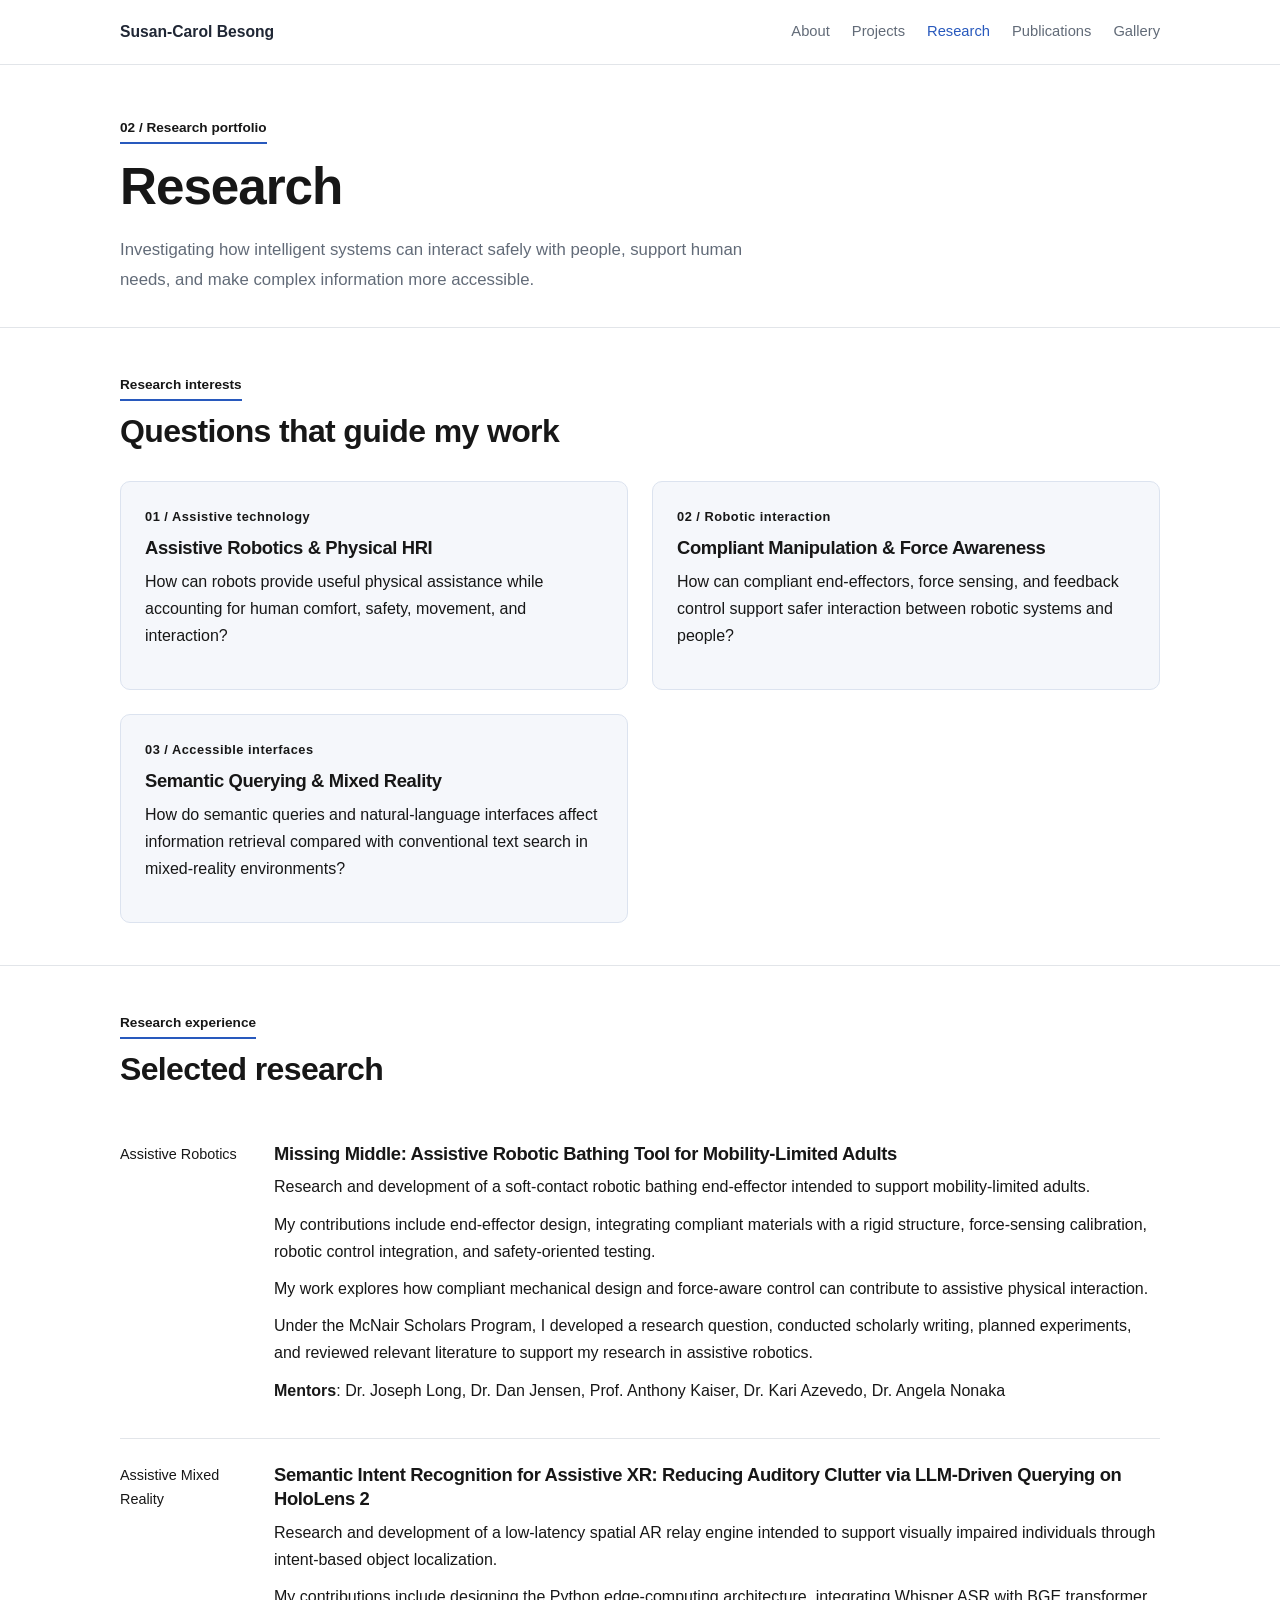
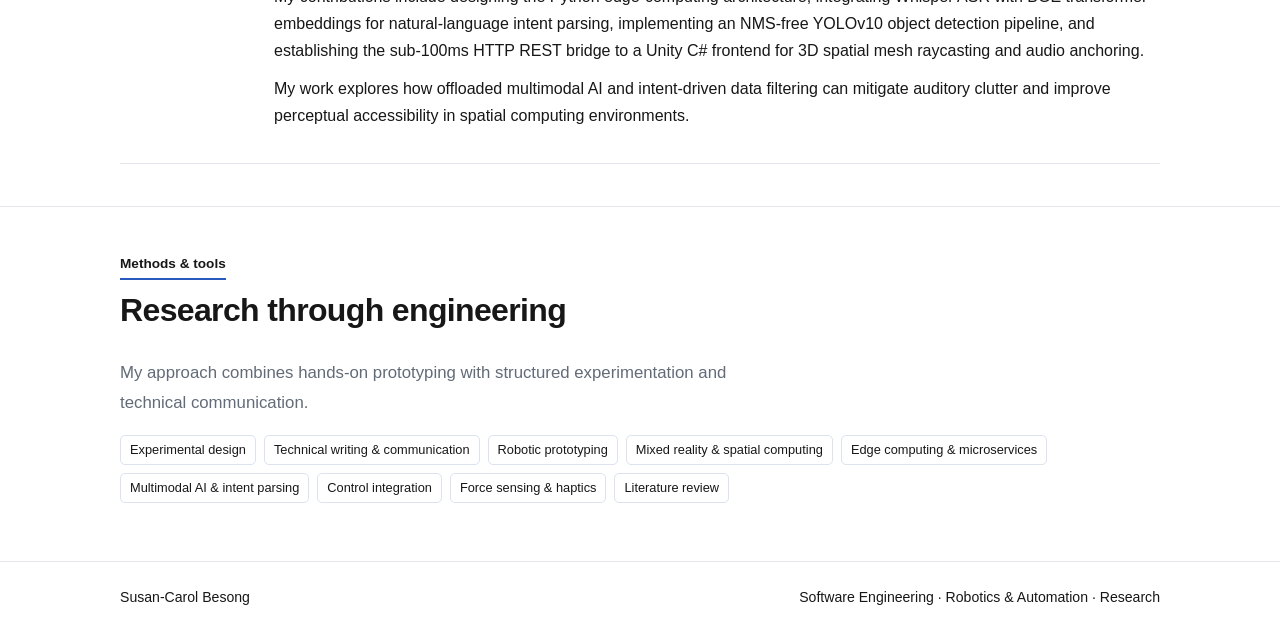
<file: research.html>
<!DOCTYPE html>
<html lang="en">
<head>
  <meta charset="UTF-8">
  <meta name="viewport" content="width=device-width, initial-scale=1.0">
  <meta name="description" content="Research interests and experience of Susan-Carol Besong in assistive robotics, human-robot interaction, and mixed reality.">
  <title>Research | Susan-Carol Besong</title>
  <link rel="stylesheet" href="style.css">
</head>
<body>

  <header class="site-header">
    <nav class="navbar container" aria-label="Main navigation">
      <a class="brand" href="index.html">Susan-Carol Besong</a>
      <ul class="nav-links">
        <li><a href="index.html">About</a></li>
        <li><a href="projects.html">Projects</a></li>
        <li><a href="research.html" aria-current="page">Research</a></li>
        <li><a href="publications.html">Publications</a></li>
        <li><a href="gallery.html">Gallery</a></li>
      </ul>
    </nav>
  </header>

  <main>
    <section class="page-heading">
      <div class="container">
        <p class="section-label">02 / Research portfolio</p>
        <h1>Research</h1>
        <p class="lead">
          Investigating how intelligent systems can interact
          safely with people, support human needs, and make
          complex information more accessible.
        </p>
      </div>
    </section>

    <section class="page-section">
      <div class="container">
        <p class="section-label">Research interests</p>
        <h2>Questions that guide my work</h2>

        <div class="card-grid">
          <article class="card">
            <p class="card-meta">01 / Assistive technology</p>
            <h3>Assistive Robotics & Physical HRI</h3>
            <p>
              How can robots provide useful physical assistance
              while accounting for human comfort, safety,
              movement, and interaction?
            </p>
          </article>

          <article class="card">
            <p class="card-meta">02 / Robotic interaction</p>
            <h3>Compliant Manipulation & Force Awareness</h3>
            <p>
              How can compliant end-effectors, force sensing,
              and feedback control support safer interaction
              between robotic systems and people?
            </p>
          </article>

          <article class="card">
            <p class="card-meta">03 / Accessible interfaces</p>
            <h3>Semantic Querying & Mixed Reality</h3>
            <p>
              How do semantic queries and natural-language
              interfaces affect information retrieval compared
              with conventional text search in mixed-reality
              environments?
            </p>
          </article>
        </div>
      </div>
    </section>

    <section class="page-section">
      <div class="container">
        <p class="section-label">Research experience</p>
        <h2>Selected research</h2>

        <div class="entry-list">

          <article class="entry">
            <div class="entry-date">Assistive Robotics </div>
            <div>
              <h3>Missing Middle: Assistive Robotic Bathing Tool for Mobility-Limited Adults</h3>
              <p>
                Research and development of a soft-contact
                robotic bathing end-effector intended to
                support mobility-limited adults.
              </p>
              <p>
                My contributions include end-effector design,
                integrating compliant materials with a rigid
                structure, force-sensing calibration, robotic
                control integration, and safety-oriented testing.
              </p>
              <p>
                My work explores how compliant mechanical
                design and force-aware control can contribute
                to assistive physical interaction.
              </p>
              <p>
               Under the McNair Scholars Program, I developed 
               a research question, conducted scholarly writing, 
               planned experiments, and reviewed relevant literature
               to support my research in assistive robotics. 
              </p>
              
              <p>
                <strong>Mentors</strong>: Dr. Joseph Long, Dr. Dan Jensen, Prof. Anthony Kaiser, Dr. Kari Azevedo, Dr. Angela Nonaka
              </p>
            </div>
          </article>

          <article class="entry">
            <div class="entry-date">Assistive Mixed Reality</div>
            <div>
              <h3>Semantic Intent Recognition for Assistive XR: Reducing Auditory Clutter via LLM-Driven Querying on HoloLens 2 </h3>
              <p>
                Research and development of a low-latency spatial AR relay engine intended to 
                support visually impaired individuals through intent-based object localization.
              </p>
              <p>
                My contributions include designing the Python edge-computing architecture, 
                integrating Whisper ASR with BGE transformer embeddings for natural-language intent 
                parsing, implementing an NMS-free YOLOv10 object detection pipeline, and establishing 
                the sub-100ms HTTP REST bridge to a Unity C# frontend for 3D spatial mesh raycasting and audio anchoring.
            </p>
            <p>
              My work explores how offloaded multimodal AI and intent-driven data filtering 
              can mitigate auditory clutter and improve perceptual accessibility in spatial computing environments.
            </p>
            </div>
          </article>

        </div>
      </div>
    </section>

    <section class="page-section">
      <div class="container">
        <p class="section-label">Methods & tools</p>
        <h2>Research through engineering</h2>
        <p class="lead">
          My approach combines hands-on prototyping with
          structured experimentation and technical communication.
        </p>

        <ul class="tag-list">          
          <li>Experimental design</li>
          <li>Technical writing & communication</li>
          <li>Robotic prototyping</li>
          <li>Mixed reality & spatial computing</li>
          <li>Edge computing & microservices</li>
          <li>Multimodal AI & intent parsing</li>
          <li>Control integration</li>
          <li>Force sensing & haptics</li>
          <li>Literature review</li>
        </ul>
      </div>
    </section>
  </main>

  <footer class="site-footer">
    <div class="container footer-inner">
      <span>Susan-Carol Besong</span>
      <span>Software Engineering · Robotics & Automation · Research</span>
    </div>
  </footer>

</body>
</html>
</file>
<file: style.css>
/* Basics */
:root {
  --bg: #fff;
  --text: #202735;
  --muted: #626b78;
  --blue: #2859bd;
  --border: #e2e5e9;
  --content-width: 1040px;
  --font-body: Arial, Helvetica, sans-serif;
}

* {
  box-sizing: border-box;
}

html {
  scroll-behavior: smooth;
}

body {
  margin: 0;
  background: var(--bg);
  color: var(--text);
  font-family: var(--font-body);
  font-size: 16px;
  line-height: 1.7;
}

img {
  display: block;
  max-width: 100%;
  height: auto;
}

a {
  color: var(--blue);
  text-decoration: underline;
  text-decoration-color: transparent;
  text-underline-offset: 4px;
  transition: text-decoration-color 150ms ease;
}

a:hover {
  text-decoration-color: currentColor;
}

a:focus-visible {
  outline: 2px solid var(--blue);
  outline-offset: 4px;
}

.container {
  width: min(var(--content-width), calc(100% - 40px));
  margin-inline: auto;
}

main {
  min-height: 70vh;
}

.page-section {
  padding-block: 42px;
  border-bottom: 1px solid var(--border);
}

.section-label {
  margin: 0 0 10px;
  color: var(--blue);
  font-size: 0.85rem;
  font-weight: 600;
}

h1,
h2,
h3,
h4 {
  margin-top: 0;
  color: var(--text);
  line-height: 1.3;
  letter-spacing: -0.02em;
}

h1 {
  font-size: clamp(2rem, 4vw, 3.2rem);
  font-weight: 600;
}

h2 {
  font-size: clamp(1.5rem, 3vw, 2rem);
  font-weight: 600;
}

h3 {
  font-size: 1.15rem;
  font-weight: 600;
}

p {
  margin-top: 0;
}

.lead {
  max-width: 660px;
  color: var(--muted);
  font-size: 1.05rem;
  line-height: 1.8;
}

/* Navigation */
.site-header {
  background: var(--bg);
  border-bottom: 1px solid var(--border);
}

.navbar {
  min-height: 64px;
  display: flex;
  align-items: center;
  justify-content: space-between;
  gap: 24px;
}

.brand {
  color: var(--text);
  font-size: 0.98rem;
  font-weight: 600;
}

.brand:hover {
  color: var(--blue);
}

.nav-links {
  display: flex;
  align-items: center;
  flex-wrap: wrap;
  gap: 22px;
  margin: 0;
  padding: 0;
  list-style: none;
}

.nav-links a {
  display: inline-block;
  padding-block: 8px;
  color: var(--muted);
  font-size: 0.92rem;
}

.nav-links a:hover,
.nav-links a[aria-current="page"] {
  color: var(--blue);
}

/* Homepage */
.hero {
  display: grid;
  grid-template-columns: minmax(0, 1.5fr) minmax(180px, 0.65fr);
  align-items: start;
  gap: 48px;
  padding-block: 60px;
  border-bottom: 1px solid var(--border);
}

.hero h1 {
  margin-bottom: 18px;
}

.hero-copy {
  max-width: 650px;
}

.hero-image {
  width: 100%;
  max-width: 250px;
  aspect-ratio: 4 / 5;
  justify-self: end;
  object-fit: cover;
  object-position: center top;
  background: #f0f3f8;
}

.hero-actions {
  display: flex;
  flex-wrap: wrap;
  gap: 18px;
  margin-top: 22px;
}

/* Simple links and optional buttons */
.button {
  display: inline-block;
  padding: 8px 14px;
  border: 1px solid var(--blue);
  background: var(--blue);
  color: white;
  font: inherit;
  font-size: 0.92rem;
}

.button:hover {
  background: #1d438f;
  color: white;
}

.button-secondary {
  background: transparent;
  color: var(--blue);
}

.button-secondary:hover {
  background: #f3f6fc;
  color: var(--blue);
}

/* Projects */
.card-grid {
  display: grid;
  grid-template-columns: repeat(2, minmax(0, 1fr));
  gap: 32px 36px;
  margin-top: 28px;
}

.card {
  min-width: 0;
  padding: 0 0 22px;
  background: transparent;
  border: 0;
  border-bottom: 1px solid var(--border);
}

.gallery-grid {
  display: grid;
  grid-template-columns: repeat(3, minmax(0, 1fr));
  gap: 24px;
  margin-top: 24px;
}

.gallery-item {
  min-width: 0;
  margin: 0;
  overflow: hidden;
  background: #f5f7fb;
  border: 1px solid #dce3ef;
  border-radius: 10px;
}

.gallery-item img {
  width: 100%;
  aspect-ratio: 4 / 3;
  object-fit: cover;
}

.gallery-item figcaption {
  padding: 12px 16px;
  color: var(--text);
  font-size: 0.92rem;
}

.card h3 {
  margin-bottom: 8px;
}

.card p {
  color: var(--muted);
}

.card-meta {
  margin-bottom: 8px;
  color: var(--blue);
  font-size: 0.85rem;
  font-weight: 600;
}

.tag-list {
  display: flex;
  flex-wrap: wrap;
  gap: 8px 14px;
  margin-top: 14px;
  padding: 0;
  list-style: none;
}

.tag-list li {
  color: var(--muted);
  font-size: 0.85rem;
}

/* Interior pages */
.page-heading {
  padding-block: 48px 32px;
  border-bottom: 1px solid var(--border);
}

.page-heading h1 {
  margin-bottom: 14px;
}

.page-heading .lead {
  margin-bottom: 0;
}

/* Research and publication entries */
.entry-list {
  margin-top: 20px;
}

.entry {
  display: grid;
  grid-template-columns: 130px minmax(0, 1fr);
  gap: 24px;
  padding-block: 24px;
  border-bottom: 1px solid var(--border);
}

.entry-date {
  color: var(--muted);
  font-size: 0.9rem;
}

.entry h3 {
  margin-bottom: 8px;
}

.entry p {
  margin-bottom: 10px;
  color: var(--muted);
}

/* Contact and footer */
.contact-links {
  display: flex;
  flex-wrap: wrap;
  gap: 18px;
}

.site-footer {
  padding-block: 24px;
  color: var(--muted);
  font-size: 0.88rem;
}

.footer-inner {
  display: flex;
  align-items: center;
  justify-content: space-between;
  flex-wrap: wrap;
  gap: 12px;
}

/* Mobile */
@media (max-width: 720px) {
  .container {
    width: calc(100% - 32px);
  }

  .navbar {
    align-items: flex-start;
    flex-direction: column;
    justify-content: center;
    gap: 4px;
    padding-block: 12px;
  }

  .nav-links {
    gap: 8px 18px;
  }

  .hero {
    grid-template-columns: 1fr;
    gap: 24px;
    padding-block: 38px;
  }

  .hero-image {
    max-width: 190px;
    justify-self: start;
  }

  .page-section {
    padding-block: 32px;
  }

  .page-heading {
    padding-block: 36px 26px;
  }

  .card-grid {
    grid-template-columns: 1fr;
    gap: 24px;
  }

  .gallery-grid {
    grid-template-columns: repeat(2, minmax(0, 1fr));
    gap: 16px;
  }

  .entry {
    grid-template-columns: 1fr;
    gap: 4px;
  }

  .footer-inner {
    align-items: flex-start;
    flex-direction: column;
  }
}

@media (prefers-reduced-motion: reduce) {
  *,
  *::before,
  *::after {
    scroll-behavior: auto !important;
    transition: none !important;
  }
}

/* Homepage refinements */

/* Black text throughout, with blue reserved for subtle backgrounds */
body,
h1,
h2,
h3,
h4,
p,
strong,
.section-label,
.card-meta,
.entry-date,
.tag-list li,
.site-footer {
  color: #171717;
}

/* Keep links black, with an underline to identify them */
a {
  color: #171717;
  text-decoration: underline;
  text-decoration-color: transparent;
  text-underline-offset: 4px;
}

a:hover {
  color: #171717;
  text-decoration-color: #2859bd;
}

/* A small blue detail without coloring all the text */
.section-label {
  display: inline-block;
  padding-bottom: 3px;
  border-bottom: 2px solid #2859bd;
  font-weight: 600;
}

/* About: text wraps around the portrait */
.hero {
  display: block;
  padding-block: 64px;
}

.hero-copy {
  max-width: 900px;
}

.about-photo {
  float: right;
  width: 260px;
  max-width: 40%;
  height: auto;
  margin: 4px 0 20px 28px;
  border-radius: 8px;
  object-fit: cover;
  object-position: center top;
}

.hero-copy .lead,
.hero-copy p:not(.section-label) {
  color: #171717;
}

.hero-actions {
  clear: both;
}

/* Soft blue buttons with black text */
.button,
.button-secondary {
  background: #edf2fc;
  color: #171717;
  border: 1px solid #cbd7ed;
  border-radius: 6px;
  font-weight: 600;
}

.button:hover,
.button-secondary:hover {
  background: #e0e9fa;
  color: #171717;
  border-color: #9db7e8;
  transform: none;
}

/* Research interests as readable paragraphs */
.interest-list {
  max-width: 800px;
  margin-block: 24px;
}

.interest-list p {
  margin-bottom: 20px;
  color: #171717;
}

.interest-list strong {
  font-weight: 700;
}

/* News entries */
.entry p {
  color: #171717;
}

/* Project cards: structured but not overly corporate */
.card-grid {
  grid-template-columns: repeat(2, minmax(0, 1fr));
  gap: 24px;
}

.card {
  padding: 24px;
  background: #f5f7fb;
  border: 1px solid #dce3ef;
  border-radius: 10px;
  transition: border-color 180ms ease,
              background-color 180ms ease;
}

.card:hover {
  background: #eff4fc;
  border-color: #9db7e8;
  transform: none;
}

.card p {
  color: #171717;
}

.card-meta {
  font-size: 0.8rem;
  font-weight: 600;
  letter-spacing: 0.04em;
}

.tag-list {
  gap: 8px;
}

.tag-list li {
  padding: 3px 9px;
  background: #fff;
  border: 1px solid #dce3ef;
  border-radius: 5px;
  font-size: 0.8rem;
}

/* Section heading and "View all" link */
.section-title-row {
  display: flex;
  align-items: baseline;
  justify-content: space-between;
  gap: 16px;
  flex-wrap: wrap;
  margin-bottom: 20px;
}

.section-title-row h2 {
  margin-bottom: 0;
}

/* Responsive adjustments */
@media (max-width: 720px) {
  .hero {
    padding-block: 40px;
  }

  .about-photo {
    width: 38%;
    max-width: 160px;
    margin-left: 16px;
  }

  .card-grid {
    grid-template-columns: 1fr;
  }

  .gallery-grid {
    grid-template-columns: 1fr;
  }
}

@media (max-width: 380px) {
  .about-photo {
    float: none;
    display: block;
    width: 150px;
    max-width: 100%;
    margin: 0 0 20px;
  }
}
</file>
